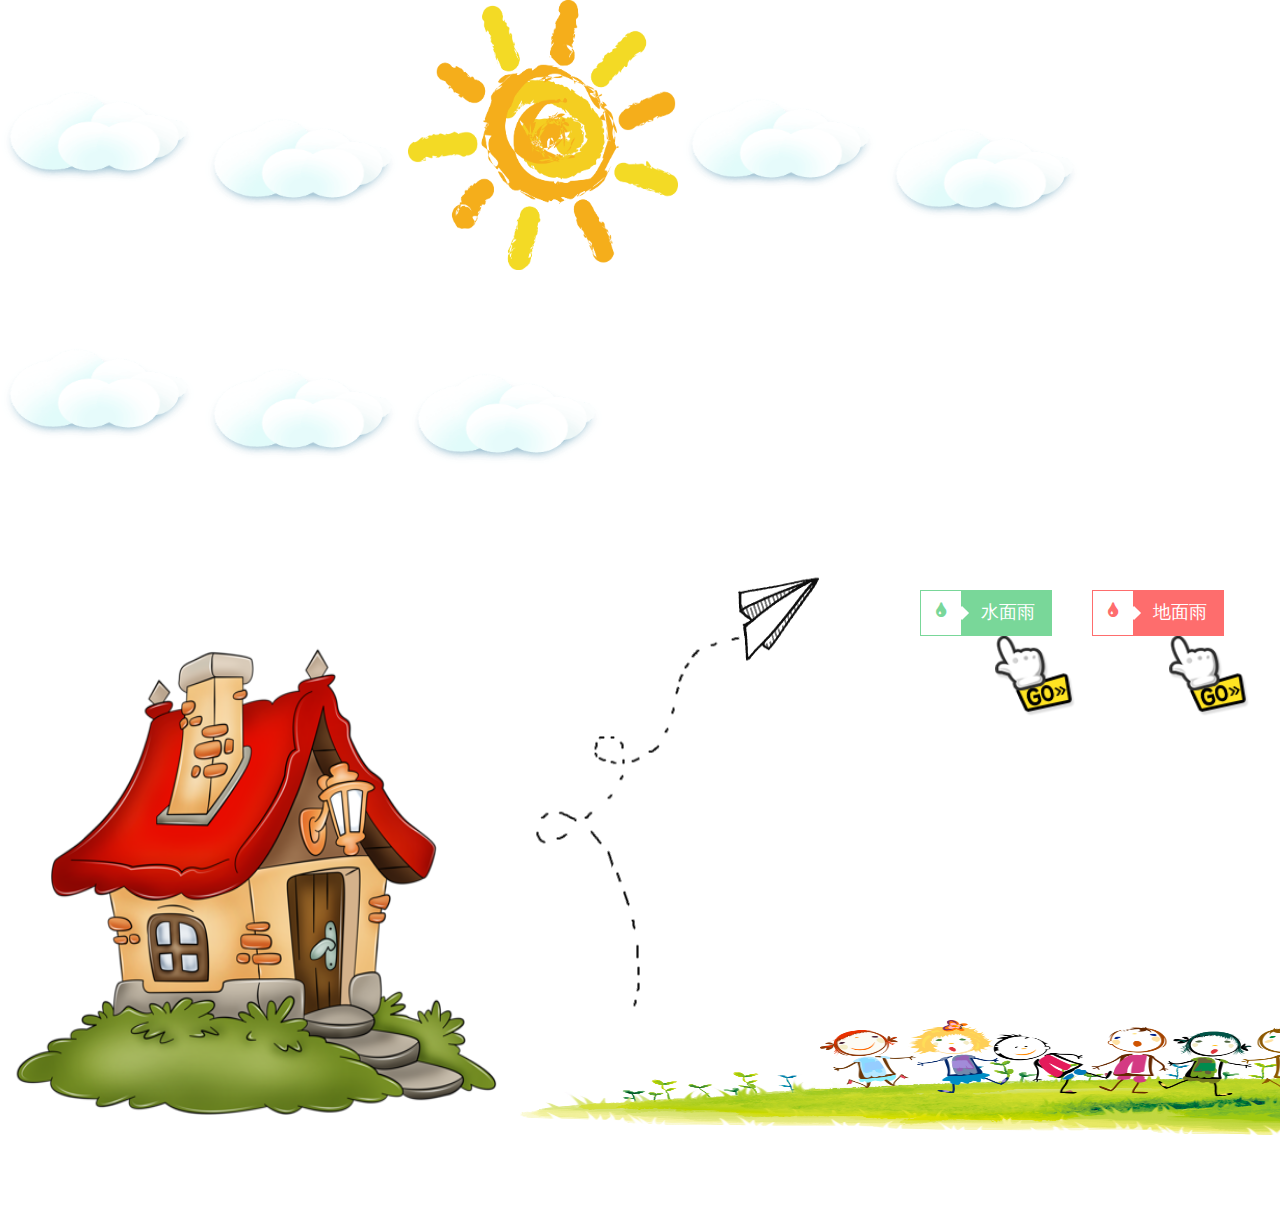
<file: index.html>
<!DOCTYPE html>
<html lang="en">
<head>
    <meta charset="UTF-8">
    <title>My Rain</title><!--浏览器标题-->
	 <!--导入必要文件库和样式表-->
     <link rel="stylesheet" href="css/bootstrap.min.css" type="text/css" />
     <link rel="stylesheet" href="css/font-awesome-4.7.0/css/font-awesome.min.css">
     <link rel="stylesheet" href="css/style.css" type="text/css" />
     <link rel="stylesheet" href="css/mystyle.css" type="text/css" />
</head>
<body>

	<!--插入云朵图片标签-->
	<img id="u1" src="images/yunduo.png" width="200" height="100">
	<img id="u2" src="images/yunduo.png" width="200" height="100">
	<img src="images/sun.png" width="270" height="270">
	<img id="u3" src="images/yunduo.png" width="200" height="100">
	<img id="u4" src="images/yunduo.png" width="200" height="100">
	<img id="u5" src="images/yunduo.png" width="200" height="100">
	<img id="u6" src="images/yunduo.png" width="200" height="100">
	<img id="u7" src="images/yunduo.png" width="200" height="100">

<!--主体部分盒模型-->
<div id="san">
	<!--插入飞机、房子图片-->
	<img id="fangzi" src="images/house.png" width="520" height="570">
	<img id="fj" src="images/feiji.png" width="300px" height="450px">

	<!--按钮通过bootstrap和fontawesome实现-->
	<div id="button">   
      <div class="col-sm-3 first" >
        <a href="water-rain/index.html" class="btn btn-lg green">
         <span class="fa fa-tint"></span>水面雨
        </a>
       </div>
      <div class="col-sm-3 second" >
        <a href="ground-rain/index.html" class="btn btn-lg red">
         <span class="fa fa-tint " ></span>地面雨
        </a>
      </div>
      	<!--插入手套Logo-->
    	<img id="p1" src="images/shou.png" width="80" height="80">
    	<img id="p2" src="images/shou.png" width="80" height="80">
	</div>
    <!--插入小朋友图片-->
	<img id="people" src="images/kids.png" height="340" width="700">
	<!--实现对话框-->
	<div id="duihua" align="center">
	   <img id="wenzi" src="images/wenzi.jpg" width="150" height="150">
	</div>
	<!--插入草地图片-->
	<img id="grass" src="images/grass.png" height="80" width="1400">
 </div>
</body>
</html>
</file>
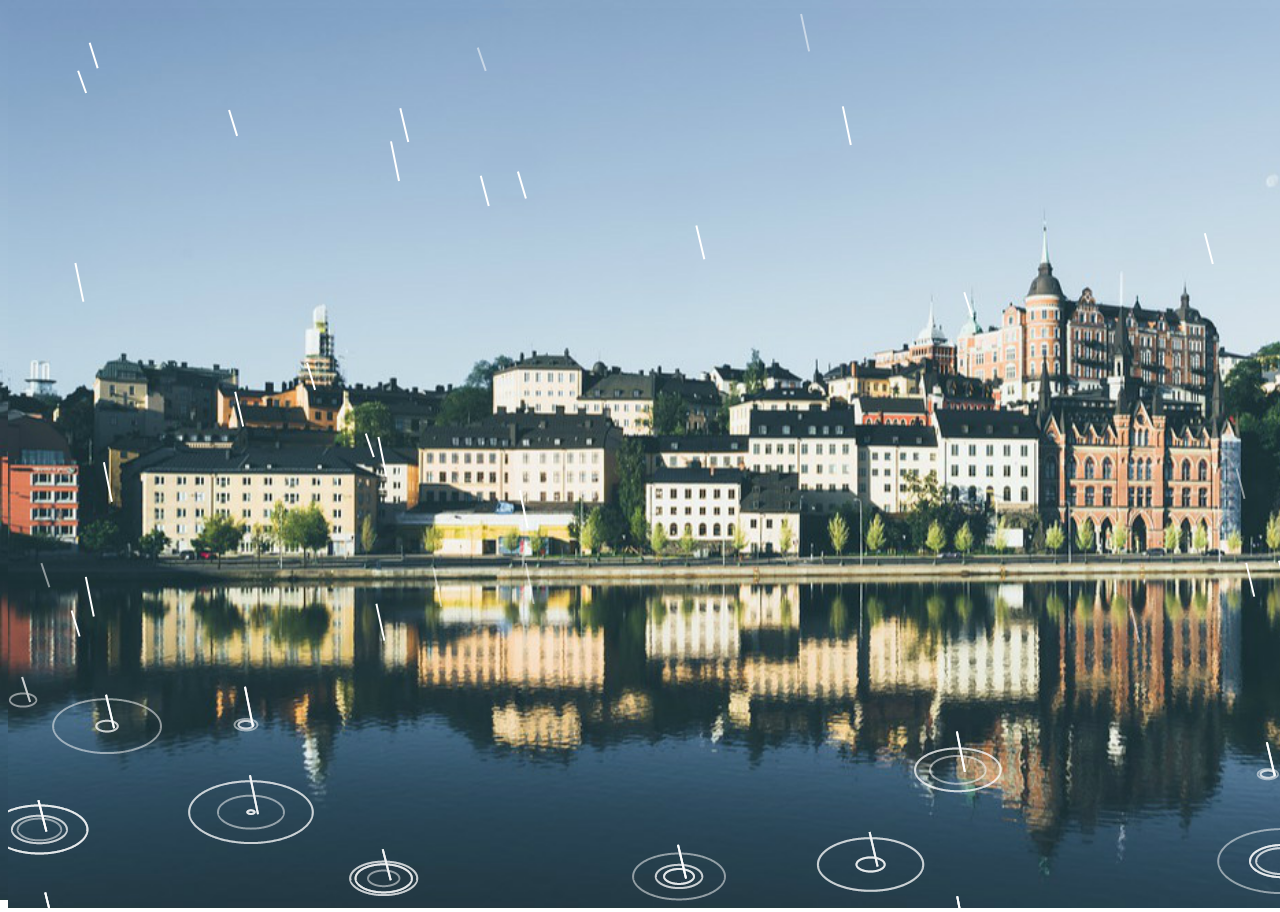
<file: water-rain/index.html>
<!DOCTYPE html>
<html lang="en">
<head>
    <meta charset="UTF-8">
    <title>水面雨</title>
    <!--设置样式及背景图片*/-->
    <style>                             
        html,body {
            width: 100%;
            height: 100%;
            background-image: url("bc6.jpg");
            background-repeat:no-repeat;
            background-size: cover;
        }
    </style>
</head>
<body>
    <canvas id="canvas"></canvas>                  <!--创建画布标签-->
    <audio  autoplay="autoplay">                   <!--创建音频元素-->
    <source src="2.mp3">

<script>
    var WIDTH=document.body.clientWidth;                //获得浏览器主体宽度
    var HEIGHT=document.body.clientHeight;              //获得浏览器主体高度
    var c=document.getElementById("canvas");            //获取画布对象    
    var cxt=c.getContext("2d");                         //获取画布上下文
    var X=new Array;                                    //设置雨滴的X坐标
    var Y=new Array;                                    //设置雨滴的Y坐标
    canvas.height=HEIGHT;
    canvas.width=WIDTH;
    var RAIN_NUM=45;                                     //设置雨滴数目

    //画椭圆函数
    function DrawEllipse(cvs,X,Y,Ax,By){
        var x=X+Ax;
        var y=Y;
        cvs.moveTo(x,y);
        for (var i=0;i<=360;i++){
            var theta=i*Math.PI/180;
            var x=X+Ax*Math.cos(theta);
            var y=Y+By*Math.sin(theta);
            cvs.lineTo(x,y);
        }
        cvs.strokeStyle='rgba(255,255,255,0.5)';               //设置椭圆颜色
        cvs.stroke();
    }

    //setInterval作用为每隔120毫秒调用function()函数
    setInterval(
            function () {
                cxt.clearRect(0,0,WIDTH,HEIGHT);                        //清空画布
                for(var j=0;j<RAIN_NUM;j++){
                    var RAIN_LENGTH=Math.random()*20;                   //设置雨滴长度为随机值
                    cxt.beginPath();                                    //开始绘图
                    cxt.moveTo(X[j],Y[j]);
                    cxt.lineTo(X[j]+8,Y[j]+RAIN_LENGTH+22);             //两点连线
                    cxt.closePath();
                    cxt.stroke();
                    cxt.strokeStyle="rgb(255,255,255)";                 //设置雨滴线段颜色
                    cxt.lineWidth=2;                                    //设置雨滴宽度

                    //三个判断条件，若雨滴y坐标大于一定高度则开始画椭圆
                    if(Y[j]>HEIGHT*7/10){
                        var LENGTH=(Math.random()+0.05)*50;
                        DrawEllipse(cxt,X[j]+1,Y[j]+RAIN_LENGTH+20,LENGTH,LENGTH/2);
                    }
                     if(Y[j]>HEIGHT*3/4){
                        var LENGTH=(Math.random()+0.05)*60;
                        DrawEllipse(cxt,X[j]+1,Y[j]+RAIN_LENGTH+20,LENGTH,LENGTH/2);
                    }
                    if(Y[j]>HEIGHT*5/6){
                        var LENGTH=(Math.random()+0.05)*70;
                        DrawEllipse(cxt,X[j]+1,Y[j]+RAIN_LENGTH+20,LENGTH,LENGTH/2);
                    }
                    //随机设置雨滴的x,y坐标
                    X[j]=(Math.random()*WIDTH);
                    Y[j]=(Math.random()*HEIGHT);
                }

            }
            ,120
    )

</script>
</body>
</html>
</file>
<file: css/style.css>
.btn{
    color: #fff;
    text-transform: uppercase;
    border-radius: 0;
    padding-left: 60px;
    position: relative;
    transform: translateZ(0px);
    transition: all 0.5s ease 0s;
}
.btn:after{
    content: "";
    position: absolute;
    top: 0;
    left: 0;
    bottom: 0;
    right: 0;
    background: #fff;
    z-index: -1;
    transform: scaleX(0);
    transform-origin: 100% 50% 0;
    transition: all 0.5s ease-out 0s;
}
.btn:hover:after{
    transform: scaleX(1);
    transition-timing-function: cubic-bezier(0.52, 1.64, 0.37, 0.66);
}
.btn span{
    width: 40px;
    height: 100%;
    line-height: 40px;
    background: #fff;
    position: absolute;
    top: 0;
    left: 0;
    transition: all 0.3s linear 0s;
}
.btn span:after{
    content: "";
    display: block;
    width: 10px;
    height: 10px;
    background: #fff;
    margin: auto 0;
    position: absolute;
    top: 0;
    right: -6px;
    bottom: 0;
    transform: rotate(45deg);
    transition: all 0.3s linear 0s;
}
.btn.btn-sm{
    padding-left: 40px;
}
.btn.btn-sm span{
    width: 27px;
    line-height: 27px;
}
.btn.btn-sm span:after{
    width: 8px;
    height: 8px;
    right: -5px;
}
.btn.btn-xs{
    padding-left: 30px;
}
.btn.btn-xs span{
    width: 20px;
    line-height: 20px;
}
.btn.btn-xs span:after{
    width: 7px;
    height: 7px;
    right: -4px;
}
.btn.red{
    border: 1px solid #fe6d6d;
    background: #fe6d6d;
}
.btn.red:hover,
.btn.red span{
    color: #fe6d6d;
}
.btn.red:hover span,
.btn.red:hover span:after{
    background: #fe6d6d;
}
.btn.blue{
    border: 1px solid #3bb4e5;
    background: #3bb4e5;
}
.btn.blue:hover,
.btn.blue span{
    color: #3bb4e5;
}
.btn.blue:hover span,
.btn.blue:hover span:after{
    background: #3bb4e5;
}
.btn.orange{
    border: 1px solid #ee955b;
    background: #ee955b;
}
.btn.orange:hover,
.btn.orange span{
    color: #ee955b;
}
.btn.orange:hover span,
.btn.orange:hover span:after{
    background: #ee955b;
}
.btn.green{
    border: 1px solid #79d799;
    background: #79d799;
}
.btn.green:hover,
.btn.green span{
    color: #79d799;
}
.btn.green:hover span,
.btn.green:hover span:after{
    background: #79d799;
}
.btn:hover span{
    color: #fff;
}
@media only screen and (max-width: 767px){
    .btn{ margin-bottom: 20px; }
}
</file>
<file: css/mystyle.css>
.first{
                position: relative;                     
                    width: 132px;
                    height: 46px;
                    margin-right: 40px;
                    padding: 0px;
                    margin-top: 20px;
            }
            .second{
                    position: relative;
                    width: 132px;
                    height: 46px;
                    margin: 0px;
                    padding: 0px;
                    margin-top: 20px;
            }
            #button{
                height: 150px;
                width: 340px;
                float: left;
                margin-top: 0px;
                margin-left:100px;
                margin-right: auto;
            }
            #p1{
                position: relative;
                margin-left: 75px;
            }
            #p2{
                position: relative;
                margin-left: 90px;
            }
            #yun1{
                position: relative;
                margin-left: 70px
                margin
            }
            #yun2{
                position: relative;
                margin-left: 90px;
            }
            #u1{
                position: relative;
                margin-top: 5px;
            }
            #u2{
                position: relative;
                margin-top: 60px;
            }
            #u3{
                position: relative;
                margin-top: 20px;
            }
            #u4{
                position: relative;
                margin-top: 80px;
            }
             #u5{
                position: relative;
                margin-top: 50px;
            }
             #u6{
                position: relative;
                margin-top: 90px;
            }
             #u7{
                position: relative;
                margin-top: 100px;
            }
            #fangzi{
            	float: left;
            }

            #grass{
            	float: left;

            }
            #san
            {
            	margin-top: 100px;
            	height: 530px;
            	width: 1920px;
            }
            #people{

            	position: relative;
            	float: left;
          		z-index: 1;
          		top:170px;


			}
			#fj{
				position: relative;
				float: left;
			}
			#duihua{
				position: relative;
				float: left;
				right: 65px;
				height: 280px;
				width: 380px;
				background-image: url(../images/duihua.png);
				background-repeat:no-repeat;
				background-size: cover;
			}
            
            p{
            	margin: auto;
            	font-size: 2em;
            	color: red;
            }

			#wenzi{
				position: relative;
				margin: auto;
				top:55px;
			}
</file>
